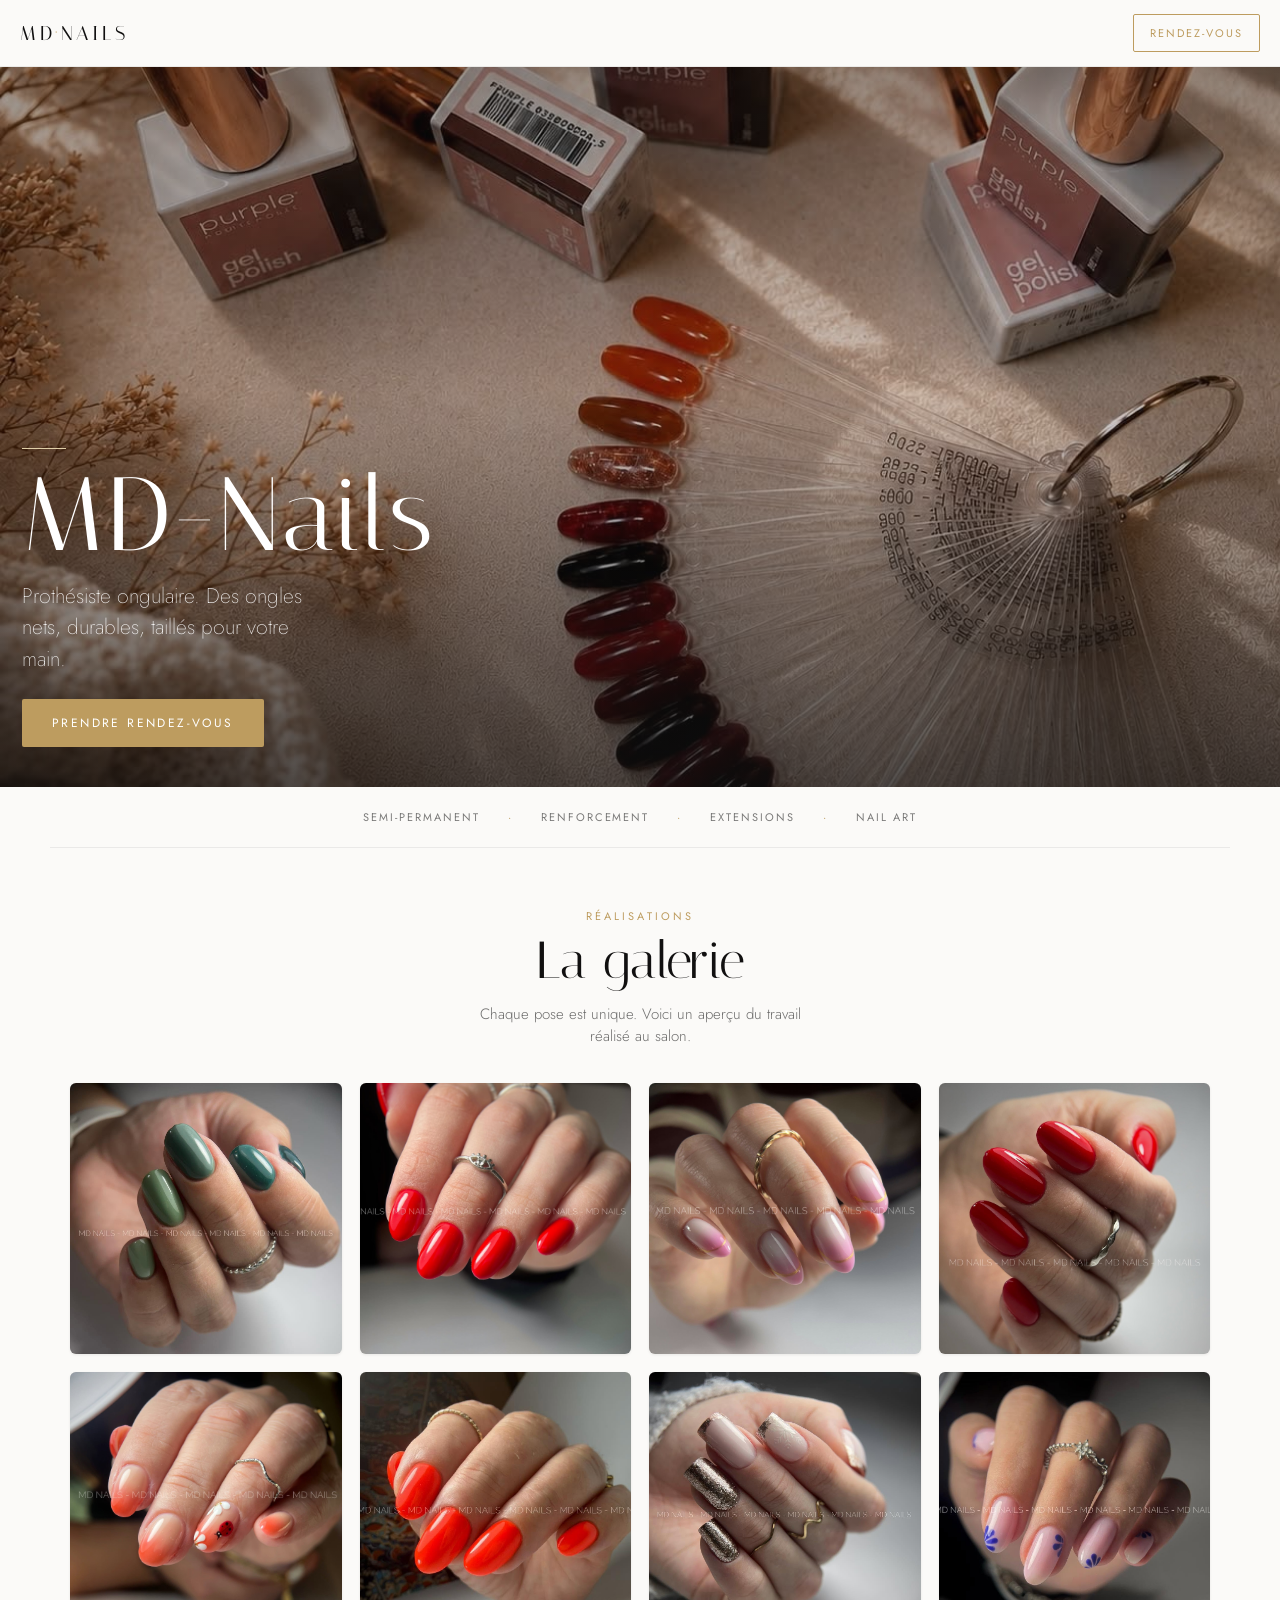
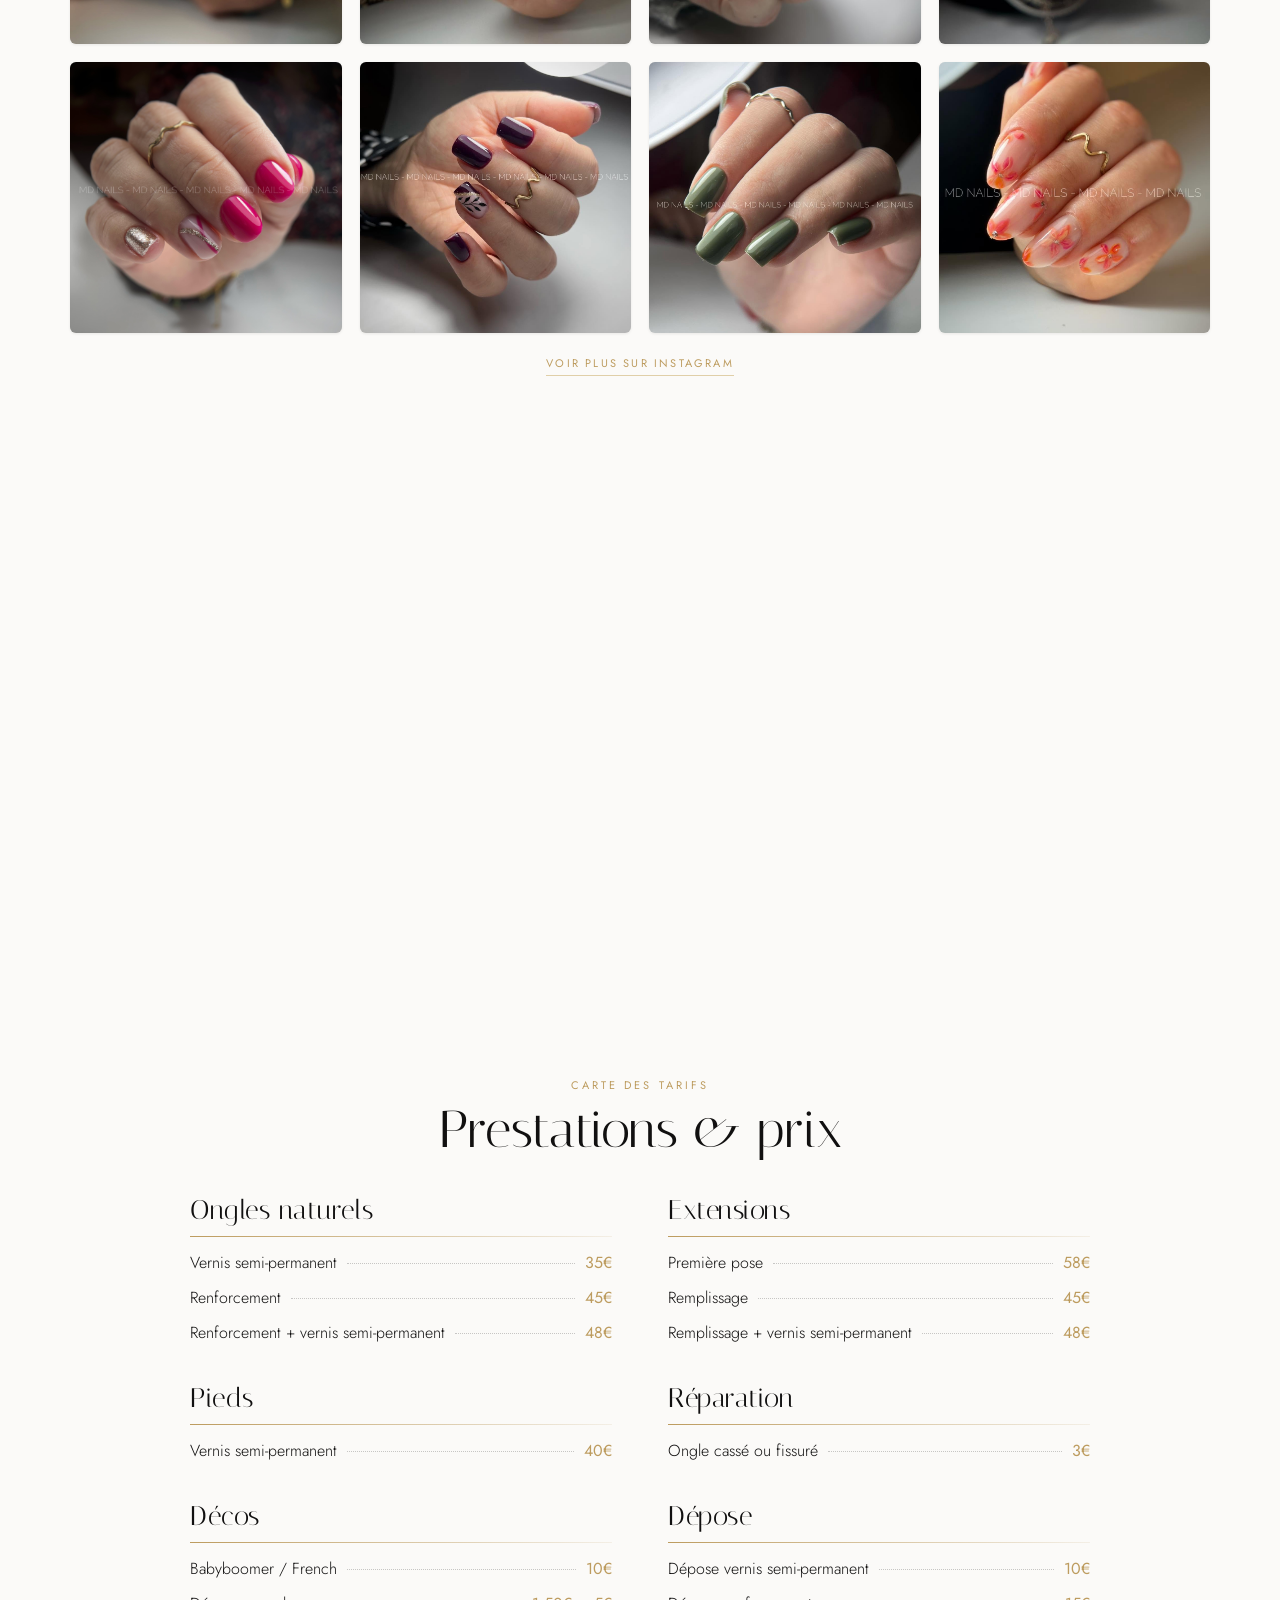
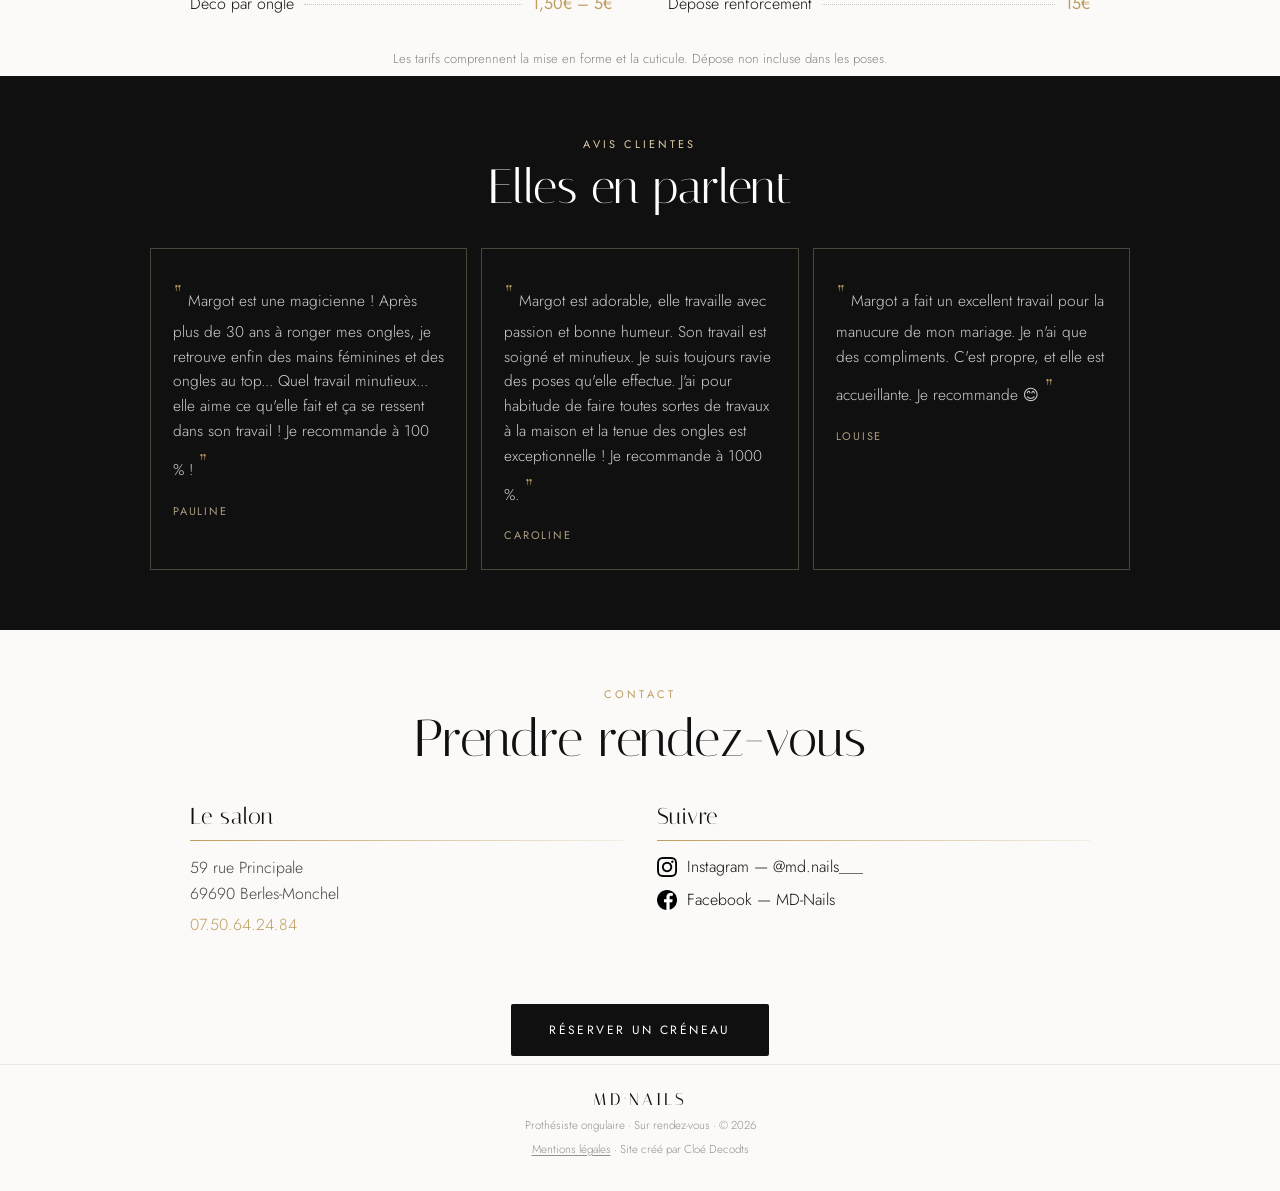
<file: index.html>
<!doctype html>
<html lang="fr">
  <head>
    <meta charset="utf-8" />
    <meta name="viewport" content="width=device-width, initial-scale=1" />
    <title>MD-Nails — Prothésiste ongulaire</title>
    <meta
      name="description"
      content="MD-Nails, salon de prothésiste ongulaire. Vernis semi-permanent, renforcement, extensions et nail art. Sur rendez-vous."
    />
    <link rel="preconnect" href="https://fonts.googleapis.com" />
    <link rel="preconnect" href="https://fonts.gstatic.com" crossorigin />
    <link
      href="https://fonts.googleapis.com/css2?family=Italiana&family=Jost:wght@200;300;400;500&display=swap"
      rel="stylesheet"
    />
    <link rel="stylesheet" href="styles.css" />
  </head>
  <body>
    <header class="topbar">
      <a class="logo" href="#top">MD<span>·</span>NAILS</a>
      <a class="btn-ghost" href="#contact">Rendez-vous</a>
    </header>

    <main class="wrap">
      <section id="top" class="hero">
        <img
          class="hero-img"
          src="images/hero.jpg"
          alt="Ambiance du salon MD-Nails"
        />
        <div class="hero-scrim"></div>
        <div class="hero-text">
          <div class="tick"></div>
          <h1>MD-Nails</h1>
          <p>
            Prothésiste ongulaire. Des ongles nets, durables, taillés pour votre
            main.
          </p>
          <a class="btn-gold" href="#contact">Prendre rendez-vous</a>
        </div>
      </section>

      <section class="strip">
        <span>Semi-permanent</span><i>·</i><span>Renforcement</span><i>·</i
        ><span>Extensions</span><i>·</i><span>Nail art</span>
      </section>

      <section id="galerie" class="section section--flush">
        <div class="head">
          <span class="eyebrow">Réalisations</span>
          <h2>La galerie</h2>
          <p class="lede">
            Chaque pose est unique. Voici un aperçu du travail réalisé au salon.
          </p>
        </div>
        <div class="grid">
          <figure class="shot">
            <img src="images/g1.jpg" alt="Réalisation phare" loading="lazy" />
          </figure>
          <figure class="shot">
            <img src="images/g2.jpg" alt="Pose gel" loading="lazy" />
          </figure>
          <figure class="shot">
            <img src="images/g3.jpg" alt="French / babyboomer" loading="lazy" />
          </figure>
          <figure class="shot">
            <img src="images/g4.jpg" alt="Nail art détail" loading="lazy" />
          </figure>
          <figure class="shot">
            <img src="images/g5.jpg" alt="Couleur du moment" loading="lazy" />
          </figure>
          <figure class="shot">
            <img src="images/g6.jpg" alt="Extensions" loading="lazy" />
          </figure>
          <figure class="shot">
            <img src="images/g7.jpg" alt="Déco de fêtes" loading="lazy" />
          </figure>
          <figure class="shot">
            <img src="images/g8.jpg" alt="Détail cuticule" loading="lazy" />
          </figure>
          <figure class="shot">
            <img src="images/g9.jpg" alt="Fleurs & strass" loading="lazy" />
          </figure>
          <figure class="shot">
            <img
              src="images/g12.jpg"
              alt="Prune & feuille dorée"
              loading="lazy"
            />
          </figure>
          <figure class="shot">
            <img src="images/g13.jpg" alt="Vert olive" loading="lazy" />
          </figure>
          <figure class="shot">
            <img src="images/g14.jpg" alt="Rouge glossy" loading="lazy" />
          </figure>
        </div>
        <div class="center">
          <a class="link-caps" href="#" data-social="instagram"
            >Voir plus sur Instagram</a
          >
        </div>
      </section>

      <section id="apropos" class="about">
        <figure class="portrait">
          <img
            src="images/portrait.jpg"
            alt="La prothésiste ongulaire de MD-Nails"
          />
        </figure>
        <div class="about-copy">
          <span class="eyebrow">À propos</span>
          <h2>Le geste avant tout</h2>
          <div class="tick tick--gold"></div>
          <p>
            Formée à la prothésie ongulaire et passionnée par le détail, je
            travaille en rendez-vous individuel, dans un espace calme où l'on
            prend le temps. Chaque prestation commence par l'observation de
            l'ongle naturel : la forme, la pousse, la solidité. Le reste suit.
          </p>
          <p>
            Produits professionnels, hygiène stricte, matériel stérilisé après
            chaque cliente. Le résultat doit tenir et rester net pendant des
            semaines.
          </p>
          <div class="stats">
            <div>
              <div class="stat">Sur RDV</div>
              <div class="stat-label">uniquement</div>
            </div>
          </div>
        </div>
      </section>

      <section id="tarifs" class="section">
        <div class="head">
          <span class="eyebrow">Carte des tarifs</span>
          <h2>Prestations &amp; prix</h2>
        </div>
        <div class="cats">
          <div class="cat">
            <h3>Ongles naturels</h3>
            <div class="rule"></div>
            <ul class="price-list">
              <li>
                <span class="name">Vernis semi-permanent</span
                ><span class="dots"></span><span class="price">35€</span>
              </li>
              <li>
                <span class="name">Renforcement</span><span class="dots"></span
                ><span class="price">45€</span>
              </li>
              <li>
                <span class="name">Renforcement + vernis semi-permanent</span
                ><span class="dots"></span><span class="price">48€</span>
              </li>
            </ul>
          </div>
          <div class="cat">
            <h3>Extensions</h3>
            <div class="rule"></div>
            <ul class="price-list">
              <li>
                <span class="name">Première pose</span><span class="dots"></span
                ><span class="price">58€</span>
              </li>
              <li>
                <span class="name">Remplissage</span><span class="dots"></span
                ><span class="price">45€</span>
              </li>
              <li>
                <span class="name">Remplissage + vernis semi-permanent</span
                ><span class="dots"></span><span class="price">48€</span>
              </li>
            </ul>
          </div>
          <div class="cat">
            <h3>Pieds</h3>
            <div class="rule"></div>
            <ul class="price-list">
              <li>
                <span class="name">Vernis semi-permanent</span
                ><span class="dots"></span><span class="price">40€</span>
              </li>
            </ul>
          </div>
          <div class="cat">
            <h3>Réparation</h3>
            <div class="rule"></div>
            <ul class="price-list">
              <li>
                <span class="name">Ongle cassé ou fissuré</span
                ><span class="dots"></span><span class="price">3€</span>
              </li>
            </ul>
          </div>
          <div class="cat">
            <h3>Décos</h3>
            <div class="rule"></div>
            <ul class="price-list">
              <li>
                <span class="name">Babyboomer / French</span
                ><span class="dots"></span><span class="price">10€</span>
              </li>
              <li>
                <span class="name">Déco par ongle</span
                ><span class="dots"></span><span class="price">1,50€ – 5€</span>
              </li>
            </ul>
          </div>
          <div class="cat">
            <h3>Dépose</h3>
            <div class="rule"></div>
            <ul class="price-list">
              <li>
                <span class="name">Dépose vernis semi-permanent</span
                ><span class="dots"></span><span class="price">10€</span>
              </li>
              <li>
                <span class="name">Dépose renforcement</span
                ><span class="dots"></span><span class="price">15€</span>
              </li>
            </ul>
          </div>
        </div>
        <p class="note">
          Les tarifs comprennent la mise en forme et la cuticule. Dépose non
          incluse dans les poses.
        </p>
      </section>

      <section id="avis" class="dark">
        <div class="head">
          <span class="eyebrow eyebrow--light">Avis clientes</span>
          <h2>Elles en parlent</h2>
        </div>
        <div class="avis-grid">
          <blockquote class="avis">
            <p>
              Margot est une magicienne ! Après plus de 30 ans à ronger mes
              ongles, je retrouve enfin des mains féminines et des ongles au
              top... Quel travail minutieux... elle aime ce qu'elle fait et ça
              se ressent dans son travail ! Je recommande à 100 % !
            </p>
            <footer>Pauline</footer>
          </blockquote>
          <blockquote class="avis">
            <p>
              Margot est adorable, elle travaille avec passion et bonne humeur.
              Son travail est soigné et minutieux. Je suis toujours ravie des
              poses qu'elle effectue. J'ai pour habitude de faire toutes sortes
              de travaux à la maison et la tenue des ongles est exceptionnelle !
              Je recommande à 1000 %.
            </p>
            <footer>Caroline</footer>
          </blockquote>
          <blockquote class="avis">
            <p>
              Margot a fait un excellent travail pour la manucure de mon
              mariage. Je n'ai que des compliments. C'est propre, et elle est
              accueillante. Je recommande 😊
            </p>
            <footer>Louise</footer>
          </blockquote>
        </div>
      </section>

      <section id="contact" class="section">
        <div class="head">
          <span class="eyebrow">Contact</span>
          <h2>Prendre rendez-vous</h2>
        </div>
        <div class="contact-grid">
          <div class="cat">
            <h3>Le salon</h3>
            <div class="rule"></div>
            <p>59 rue Principale<br />69690 Berles-Monchel</p>
            <p><a href="tel:+33750642484">07.50.64.24.84</a></p>
          </div>
          <div class="cat">
            <h3>Suivre</h3>
            <div class="rule"></div>
            <a class="social" href="#" data-social="instagram"
              ><img class="social-icon" src="images/icons/instagram.png" alt="" />Instagram — @md.nails___</a
            >
            <a class="social" href="#" data-social="facebook"
              ><img class="social-icon" src="images/icons/facebook.png" alt="" />Facebook — MD-Nails</a
            >
          </div>
        </div>
        <div class="center center--lg">
          <a class="btn-dark" href="#" data-booking>Réserver un créneau</a>
        </div>
      </section>
    </main>

    <footer class="foot">
      <span class="logo logo--sm">MD<span>·</span>NAILS</span>
      <span class="fine">Prothésiste ongulaire · Sur rendez-vous · © 2026</span>
      <span class="fine"
        ><a class="foot-link" href="mentions-legales.html">Mentions légales</a>
        · Site créé par Cloé Decodts</span
      >
    </footer>

    <script src="script.js"></script>
  </body>
</html>
</file>
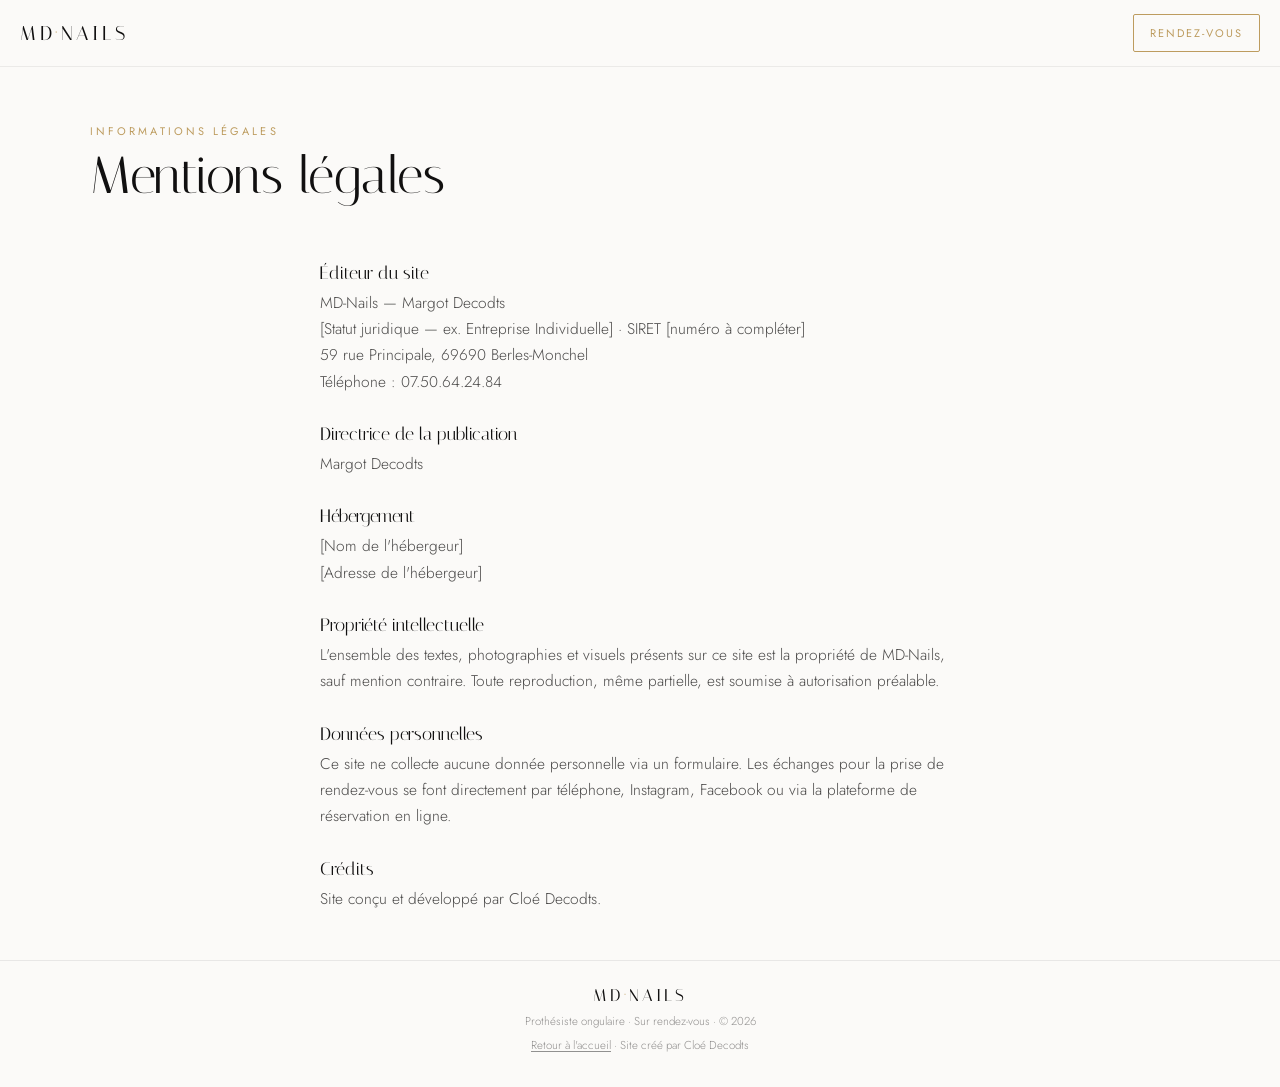
<file: mentions-legales.html>
<!doctype html>
<html lang="fr">
  <head>
    <meta charset="utf-8" />
    <meta name="viewport" content="width=device-width, initial-scale=1" />
    <title>Mentions légales — MD-Nails</title>
    <meta name="robots" content="noindex" />
    <link rel="preconnect" href="https://fonts.googleapis.com" />
    <link rel="preconnect" href="https://fonts.gstatic.com" crossorigin />
    <link
      href="https://fonts.googleapis.com/css2?family=Italiana&family=Jost:wght@200;300;400;500&display=swap"
      rel="stylesheet"
    />
    <link rel="stylesheet" href="styles.css" />
  </head>
  <body>
    <header class="topbar">
      <a class="logo" href="index.html">MD<span>·</span>NAILS</a>
      <a class="btn-ghost" href="index.html#contact">Rendez-vous</a>
    </header>

    <main class="wrap">
      <section class="section legal">
        <div class="head" style="align-items: flex-start; text-align: left">
          <span class="eyebrow">Informations légales</span>
          <h2>Mentions légales</h2>
        </div>

        <div class="legal-copy">
          <h3>Éditeur du site</h3>
          <p>
            MD-Nails — Margot Decodts<br />
            [Statut juridique — ex. Entreprise Individuelle] · SIRET [numéro à
            compléter]<br />
            59 rue Principale, 69690 Berles-Monchel<br />
            Téléphone : 07.50.64.24.84
          </p>

          <h3>Directrice de la publication</h3>
          <p>Margot Decodts</p>

          <h3>Hébergement</h3>
          <p>[Nom de l'hébergeur]<br />[Adresse de l'hébergeur]</p>

          <h3>Propriété intellectuelle</h3>
          <p>
            L'ensemble des textes, photographies et visuels présents sur ce site
            est la propriété de MD-Nails, sauf mention contraire. Toute
            reproduction, même partielle, est soumise à autorisation préalable.
          </p>

          <h3>Données personnelles</h3>
          <p>
            Ce site ne collecte aucune donnée personnelle via un formulaire. Les
            échanges pour la prise de rendez-vous se font directement par
            téléphone, Instagram, Facebook ou via la plateforme de réservation
            en ligne.
          </p>

          <h3>Crédits</h3>
          <p>Site conçu et développé par Cloé Decodts.</p>
        </div>
      </section>
    </main>

    <footer class="foot">
      <span class="logo logo--sm">MD<span>·</span>NAILS</span>
      <span class="fine">Prothésiste ongulaire · Sur rendez-vous · © 2026</span>
      <span class="fine"
        ><a class="foot-link" href="index.html">Retour à l'accueil</a> · Site
        créé par Cloé Decodts</span
      >
    </footer>
  </body>
</html>
</file>
<file: styles.css>
:root{
  --gold:#bd9c5f;
  --gold-soft:#e0cfa8;
  --ink:#111010;
  --paper:#fbfaf8;
  --line:rgba(17,16,16,.08);
}
*{box-sizing:border-box}
body{margin:0;background:var(--paper);color:var(--ink);font-family:Jost,system-ui,sans-serif;-webkit-font-smoothing:antialiased;overflow-x:clip}
img{display:block;width:100%;height:100%;object-fit:cover}
a{color:var(--gold);text-decoration:none}
a:hover{color:#9c7d42}
h1,h2,h3{font-family:Italiana,serif;font-weight:400;margin:0}

/* --- header --- */
.topbar{position:sticky;top:0;z-index:20;display:flex;align-items:center;justify-content:space-between;gap:16px;
  padding:14px 20px;background:rgba(251,250,248,.92);backdrop-filter:blur(10px);border-bottom:1px solid rgba(17,16,16,.07)}
.logo{font-family:Italiana,serif;font-size:20px;letter-spacing:.18em;color:var(--ink)}
.logo span{color:var(--gold)}
.logo--sm{font-size:17px}

/* --- boutons --- */
.btn-ghost,.btn-gold,.btn-dark,.link-caps{font-size:11px;letter-spacing:.18em;text-transform:uppercase}
.btn-ghost{padding:10px 16px;border:1px solid var(--gold);color:var(--gold);border-radius:2px;transition:.25s}
.btn-ghost:hover{background:var(--gold);color:#fff}
.btn-gold{align-self:flex-start;margin-top:6px;padding:15px 30px;background:var(--gold);color:#fff;border-radius:2px;
  font-size:12px;letter-spacing:.2em;transition:.25s}
.btn-gold:hover{background:#fff;color:var(--ink)}
.btn-dark{padding:17px 38px;background:var(--ink);color:#fff;border-radius:2px;font-size:12px;letter-spacing:.2em;transition:.25s}
.btn-dark:hover{background:var(--gold);color:#fff}
.link-caps{border-bottom:1px solid var(--gold-soft);padding-bottom:4px;letter-spacing:.2em}

.wrap{max-width:1180px;margin:0 auto}

/* --- hero --- */
.hero{position:relative;width:100vw;left:50%;right:50%;margin-left:-50vw;margin-right:-50vw;height:clamp(580px,80vh,900px)}
.hero-img{position:absolute;inset:0}
.hero-scrim{position:absolute;inset:0;pointer-events:none;
  background:linear-gradient(180deg,rgba(17,16,16,.42) 0%,rgba(17,16,16,.18) 45%,rgba(17,16,16,.72) 100%)}
.hero-text{position:absolute;inset:0;display:flex;flex-direction:column;justify-content:flex-end;gap:18px;padding:32px 22px 40px}
.hero-text h1{font-size:clamp(46px,15vw,104px);line-height:.92;letter-spacing:.02em;color:#fff}
.hero-text p{margin:0;max-width:26ch;font-weight:200;font-size:clamp(16px,4.4vw,21px);line-height:1.5;color:rgba(255,255,255,.92)}
.tick{width:44px;height:1px;background:var(--gold-soft)}
.tick--gold{width:40px;background:var(--gold)}

/* --- bandeau --- */
.strip{display:flex;flex-wrap:wrap;justify-content:center;gap:8px 28px;padding:22px 20px;border-bottom:1px solid rgba(17,16,16,.07);
  font-size:11px;letter-spacing:.18em;text-transform:uppercase;color:rgba(17,16,16,.55)}
.strip i{color:var(--gold);font-style:normal}

/* --- sections --- */
.section{padding:56px 20px 8px}
.section--flush{padding:60px 0 0}
.head{display:flex;flex-direction:column;align-items:center;gap:10px;text-align:center;margin-bottom:36px;padding:0 20px}
.head h2{font-size:clamp(34px,9vw,52px);line-height:1.05}
.eyebrow{font-size:11px;letter-spacing:.28em;text-transform:uppercase;color:var(--gold)}
.eyebrow--light{color:var(--gold-soft)}
.lede{margin:4px 0 0;max-width:38ch;font-weight:300;font-size:15px;color:rgba(17,16,16,.6)}
.note{max-width:900px;margin:34px auto 0;font-size:13px;font-weight:300;color:rgba(17,16,16,.5);text-align:center}
.center{display:flex;justify-content:center;padding:22px 20px 0}
.center--lg{margin-top:44px}

/* --- tarifs --- */
.cats{display:grid;grid-template-columns:repeat(auto-fit,minmax(min(100%,320px),1fr));gap:38px 56px;max-width:900px;margin:0 auto}
.cat h3{font-size:27px;letter-spacing:.02em;margin-bottom:2px}
.rule{height:1px;background:linear-gradient(90deg,var(--gold),rgba(189,156,95,.12));margin:10px 0 14px}
.price-list{list-style:none;margin:0;padding:0;display:flex;flex-direction:column;gap:12px}
.price-list li{display:flex;align-items:baseline;gap:10px;font-weight:300;font-size:16px}
.dots{flex:1;border-bottom:1px dotted rgba(17,16,16,.22);transform:translateY(-4px)}
.price{font-weight:400;color:var(--gold);white-space:nowrap}

/* --- galerie --- */
.grid{display:grid;grid-template-columns:repeat(auto-fit,minmax(min(100%,240px),1fr));gap:18px;padding:0 20px}
.shot{position:relative;margin:0;aspect-ratio:1/1;overflow:hidden;background:#efece7;border-radius:6px;
  box-shadow:0 1px 3px rgba(17,16,16,.08);transition:box-shadow .3s ease,transform .3s ease}
.shot img{transition:transform .6s ease}
.shot:hover{box-shadow:0 10px 24px rgba(17,16,16,.16);transform:translateY(-3px)}
.shot:hover img{transform:scale(1.05)}

/* --- à propos --- */
.about{display:grid;grid-template-columns:repeat(auto-fit,minmax(min(100%,300px),1fr));gap:32px;align-items:center;padding:64px 20px 56px}
.portrait{margin:0;aspect-ratio:4/5;max-width:420px;width:100%;background:#efece7;overflow:hidden}
.about-copy{display:flex;flex-direction:column;gap:16px}
.about-copy h2{font-size:clamp(32px,8vw,46px);line-height:1.08}
.about-copy p{margin:0;font-weight:300;font-size:16.5px;line-height:1.65;color:rgba(17,16,16,.78)}
.stats{display:flex;flex-wrap:wrap;gap:26px;margin-top:8px}
.stat{font-family:Italiana,serif;font-size:30px;color:var(--gold)}
.stat-label{font-size:11px;letter-spacing:.16em;text-transform:uppercase;color:rgba(17,16,16,.5)}

/* --- avis --- */
.dark{background:var(--ink);color:#fff;padding:60px 20px;width:100vw;left:50%;right:50%;margin-left:-50vw;margin-right:-50vw;position:relative}
.dark h2{font-size:clamp(32px,8.5vw,48px)}
.avis-grid{display:grid;grid-template-columns:repeat(auto-fit,minmax(min(100%,260px),1fr));gap:14px;max-width:980px;margin:0 auto}
.avis{margin:0;padding:26px 22px;border:1px solid rgba(224,207,168,.28);display:flex;flex-direction:column;gap:14px}
.avis p{margin:0;font-weight:300;font-size:15.5px;line-height:1.6;color:rgba(255,255,255,.8)}
.avis p::before,.avis p::after{font-family:Italiana,serif;font-size:28px;color:var(--gold)}
.avis p::before{content:"\201C"}
.avis p::after{content:"\201D"}
.avis footer{font-size:11px;letter-spacing:.16em;text-transform:uppercase;color:rgba(224,207,168,.75)}

@media (max-width:680px){
  .avis-grid{display:flex;grid-template-columns:none;overflow-x:auto;scroll-snap-type:x mandatory;
    -webkit-overflow-scrolling:touch;scrollbar-width:none}
  .avis-grid::-webkit-scrollbar{display:none}
  .avis{flex:0 0 100%;scroll-snap-align:start}
}

/* --- contact --- */
.contact-grid{display:grid;grid-template-columns:repeat(auto-fit,minmax(min(100%,260px),1fr));gap:34px;max-width:900px;margin:0 auto}
.contact-grid .cat h3{font-size:23px}
.contact-grid p{margin:6px 0 0;font-weight:300;font-size:16px;line-height:1.6;color:rgba(17,16,16,.78)}
.social{display:flex;align-items:center;gap:10px;font-weight:300;font-size:16px;color:var(--ink);margin-top:10px}
.social:hover{color:var(--gold)}
.social-icon{width:20px;height:20px;object-fit:contain;transition:opacity .25s ease}
.social:hover .social-icon{opacity:.7}

/* --- mentions légales --- */
.legal-copy{max-width:640px;margin:0 auto 40px;display:flex;flex-direction:column;gap:6px}
.legal-copy h3{font-size:18px;margin-top:22px}
.legal-copy p{margin:0;font-weight:300;font-size:15.5px;line-height:1.7;color:rgba(17,16,16,.75)}

/* --- footer --- */
.foot{border-top:1px solid var(--line);padding:24px 20px 34px;display:flex;flex-direction:column;align-items:center;gap:8px;text-align:center}
.fine{font-size:11.5px;font-weight:300;color:rgba(17,16,16,.45)}
.foot-link{color:inherit;text-decoration:underline;text-underline-offset:2px}
.foot-link:hover{color:var(--gold)}

/* --- apparition au scroll --- */
.reveal{opacity:0;transform:translateY(14px)}
.reveal.is-in{opacity:1;transform:none;transition:opacity .7s ease,transform .7s ease}
@media (prefers-reduced-motion:reduce){.reveal,.reveal.is-in{opacity:1;transform:none;transition:none}}
</file>
